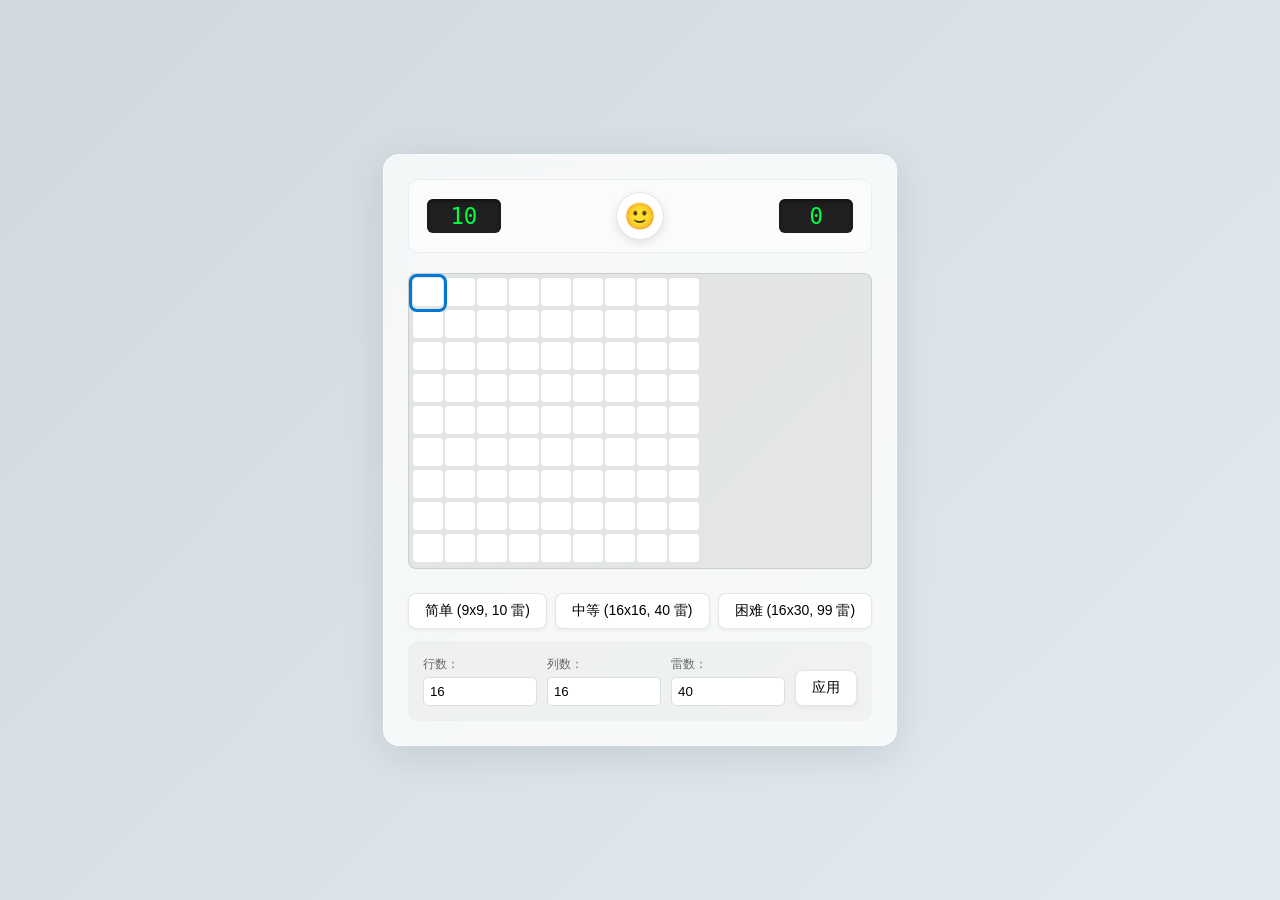
<file: games/minesweeper.html>
<!DOCTYPE html>
<html lang="zh-CN">
<head>
    <meta charset="UTF-8">
    <meta name="viewport" content="width=device-width, initial-scale=1.0">
    <title>Windows 12 扫雷</title>
    <style>
        :root {
            --win-bg: #e3e9f3;
            --panel-bg: rgba(255, 255, 255, 0.75);
            --accent: #0078d4;
            --cell-unrevealed: #ffffff;
            --cell-revealed: rgba(0, 0, 0, 0.05);
            --border-color: rgba(0, 0, 0, 0.1);
        }

        body {
            font-family: "Microsoft YaHei", "Segoe UI", sans-serif;
            background: linear-gradient(135deg, #cfd9df 0%, #e2ebf0 100%);
            display: flex;
            justify-content: center;
            align-items: center;
            min-height: 100vh;
            margin: 0;
            color: #333;
        }

        /* 游戏主容器 */
        .container {
            background: var(--panel-bg);
            backdrop-filter: blur(20px);
            -webkit-backdrop-filter: blur(20px);
            border: 1px solid rgba(255, 255, 255, 0.4);
            border-radius: 16px;
            padding: 24px;
            box-shadow: 0 10px 40px rgba(0, 0, 0, 0.1);
            display: inline-block;
        }

        /* 状态栏 */
        .game-info {
            display: flex;
            justify-content: space-between;
            align-items: center;
            margin-bottom: 20px;
            padding: 12px 18px;
            background: rgba(255, 255, 255, 0.5);
            border-radius: 10px;
            border: 1px solid rgba(0,0,0,0.05);
        }

        #timer, #mines-left {
            font-family: 'Consolas', monospace;
            font-size: 1.4em;
            background: #202020;
            color: #00ff41;
            padding: 4px 12px;
            border-radius: 6px;
            min-width: 50px;
            text-align: center;
            box-shadow: inset 0 2px 5px rgba(0,0,0,0.5);
        }

        .face-button {
            font-size: 1.6em;
            background: #fff;
            border: 1px solid var(--border-color);
            border-radius: 50%;
            cursor: pointer;
            width: 48px;
            height: 48px;
            display: flex;
            align-items: center;
            justify-content: center;
            transition: all 0.2s cubic-bezier(0.18, 0.89, 0.32, 1.28);
            box-shadow: 0 3px 8px rgba(0,0,0,0.1);
        }

        .face-button:hover { transform: scale(1.1); background: #fdfdfd; }
        .face-button:active { transform: scale(0.9); }

        /* 棋盘网格 */
        .grid {
            display: grid;
            gap: 2px;
            background: rgba(0, 0, 0, 0.08);
            padding: 4px;
            border-radius: 8px;
            border: 1px solid var(--border-color);
            margin: 0 auto;
        }

        .cell {
            width: 30px;
            height: 30px;
            background: var(--cell-unrevealed);
            border-radius: 4px;
            display: flex;
            justify-content: center;
            align-items: center;
            font-weight: 800;
            font-size: 1.1rem;
            cursor: pointer;
            user-select: none;
            transition: all 0.1s;
            box-shadow: inset 0 -2px 0 rgba(0,0,0,0.1);
            position: relative;
        }

        .cell:hover:not(.revealed) {
            background: #f0f7ff;
            outline: 2px solid var(--accent);
            z-index: 1;
            transform: translateY(-1px);
        }

        .cell.selected {
            outline: 3px solid var(--accent);
            outline-offset: 1px;
            z-index: 2;
        }

        .cell.revealed {
            background: var(--cell-revealed);
            box-shadow: none;
            cursor: default;
        }

        /* 数字颜色映射 */
        .cell[data-val="1"] { color: #0078d4; }
        .cell[data-val="2"] { color: #107c10; }
        .cell[data-val="3"] { color: #d13438; }
        .cell[data-val="4"] { color: #002050; }
        .cell[data-val="5"] { color: #841111; }

        .cell.mine { background: #ff5f57 !important; }
        .cell.flagged::before { content: "🚩"; font-size: 0.9em; }

        /* 控制区 */
        .difficulty-selector {
            margin-top: 24px;
            display: flex;
            flex-direction: column;
            gap: 12px;
        }

        .btn-group { display: flex; gap: 8px; justify-content: center; }

        .win12-button {
            background: #fff;
            border: 1px solid var(--border-color);
            border-radius: 8px;
            padding: 8px 16px;
            cursor: pointer;
            font-size: 14px;
            font-weight: 500;
            transition: all 0.2s;
            box-shadow: 0 2px 4px rgba(0,0,0,0.05);
        }

        .win12-button:hover {
            background: var(--accent);
            color: white;
            border-color: var(--accent);
            transform: translateY(-1px);
        }

        .custom-difficulty {
            display: grid;
            grid-template-columns: repeat(3, 1fr) auto;
            gap: 10px;
            align-items: flex-end;
            background: rgba(0, 0, 0, 0.03);
            padding: 15px;
            border-radius: 10px;
        }

        .custom-difficulty label { font-size: 12px; color: #666; margin-bottom: 4px; display: block; }
        .custom-difficulty input {
            width: 100%;
            padding: 6px;
            border: 1px solid #ddd;
            border-radius: 5px;
            box-sizing: border-box;
        }

        /* 弹窗 */
        .modal {
            display: none; position: fixed; top: 0; left: 0; width: 100%; height: 100%;
            background: rgba(0,0,0,0.4); backdrop-filter: blur(4px);
            justify-content: center; align-items: center; z-index: 100;
        }
        .modal-content {
            background: white; padding: 30px; border-radius: 16px; text-align: center;
            box-shadow: 0 20px 60px rgba(0,0,0,0.2); max-width: 300px;
        }
        .modal-content h2 { margin-top: 0; color: #111; }
        .close { display: none; } /* 简化 UI，不需要小叉叉*/
    </style>
</head>
<body>

<div class="container">
    <div class="game-info">
        <div id="mines-left">0</div>
        <button class="face-button" id="reset-button">🙂</button>
        <div id="timer">0</div>
    </div>
    <div class="grid" id="grid"></div>

    <div class="difficulty-selector">
        <div class="btn-group">
            <button class="win12-button" data-difficulty="easy">简单 (9x9, 10 雷)</button>
            <button class="win12-button" data-difficulty="medium">中等 (16x16, 40 雷)</button>
            <button class="win12-button" data-difficulty="hard">困难 (16x30, 99 雷)</button>
        </div>
        <div class="custom-difficulty">
            <div><label>行数：</label><input type="number" id="custom-rows" value="16" min="5" max="30"></div>
            <div><label>列数：</label><input type="number" id="custom-cols" value="16" min="5" max="30"></div>
            <div><label>雷数：</label><input type="number" id="custom-mines" value="40" min="1" max="899"></div>
            <button class="win12-button" id="custom-button">应用</button>
        </div>
    </div>
</div>

<div id="modal" class="modal">
    <div class="modal-content">
        <h2 id="modal-message">游戏结束</h2>
        <button class="win12-button" id="restart-button" style="width: 100%; background: var(--accent); color: white;">重新开始</button>
    </div>
</div>

<script>
    const gridElement = document.getElementById('grid');
    const minesLeftElement = document.getElementById('mines-left');
    const resetButton = document.getElementById('reset-button');
    const timerElement = document.getElementById('timer');
    const modal = document.getElementById('modal');
    const restartButton = document.getElementById('restart-button');
    const modalMessage = document.getElementById('modal-message');
    const difficultyButtons = document.querySelectorAll('.difficulty-selector button[data-difficulty]');
    const customButton = document.getElementById('custom-button');

    let grid = [];
    let rows = 9;
    let cols = 9;
    let mines = 10;
    let minesLeft = mines;
    let isGameOver = false;
    let timerInterval;
    let seconds = 0;
    let firstClick = true;
    let selectedRow = 0;
    let selectedCol = 0;
    let gamepadLoopId = null;
    let previousGamepadButtons = [];
    let lastAxisMoveTime = 0;

    function createGrid() {
        grid = [];
        for (let i = 0; i < rows; i++) {
            grid.push(Array(cols).fill(0));
        }
    }

    function placeMines(initialRow, initialCol) {
        let minesPlaced = 0;
        while (minesPlaced < mines) {
            const row = Math.floor(Math.random() * rows);
            const col = Math.floor(Math.random() * cols);
            // 确保不落在第一次点击的位置上
            if (grid[row][col] !== 'mine' && (row !== initialRow || col !== initialCol)) {
                grid[row][col] = 'mine';
                minesPlaced++;
            }
        }
    }

    function calculateNumbers() {
        for (let i = 0; i < rows; i++) {
            for (let j = 0; j < cols; j++) {
                if (grid[i][j] !== 'mine') {
                    let count = 0;
                    for (let x = -1; x <= 1; x++) {
                        for (let y = -1; y <= 1; y++) {
                            if (i + x >= 0 && i + x < rows && j + y >= 0 && j + y < cols && grid[i + x][j + y] === 'mine') {
                                count++;
                            }
                        }
                    }
                    grid[i][j] = count;
                }
            }
        }
    }

    function renderGrid() {
        gridElement.innerHTML = '';
        gridElement.style.gridTemplateColumns = `repeat(${cols}, 30px)`;
        for (let i = 0; i < rows; i++) {
            for (let j = 0; j < cols; j++) {
                const cell = document.createElement('div');
                cell.classList.add('cell');
                cell.dataset.row = i;
                cell.dataset.col = j;
                cell.addEventListener('click', handleCellClick);
                cell.addEventListener('contextmenu', handleCellRightClick);
                gridElement.appendChild(cell);
            }
        }
        setSelectedCell(Math.min(selectedRow, rows - 1), Math.min(selectedCol, cols - 1));
    }

    function handleCellClick(event) {
        if (isGameOver) return;
        const cell = event.currentTarget;
        const row = parseInt(cell.dataset.row);
        const col = parseInt(cell.dataset.col);
        setSelectedCell(row, col);
        revealCellAt(row, col);
    }

    function revealCellAt(row, col) {
        if(firstClick) {
            placeMines(row, col);
            calculateNumbers();
            firstClick = false;
            startTimer();
        }

        const cell = getCell(row, col);
        if (cell.classList.contains('flagged')) return;
        revealCell(row, col);
    }

    function handleCellRightClick(event) {
        event.preventDefault();
        if (isGameOver) return;
        const cell = event.currentTarget;
        const row = parseInt(cell.dataset.row);
        const col = parseInt(cell.dataset.col);
        setSelectedCell(row, col);
        toggleFlag(row, col, cell);
    }

    function toggleFlag(row, col, cell) {
        if (cell.classList.contains('revealed')) return;
        if (cell.classList.contains('flagged')) {
            cell.classList.remove('flagged');
            minesLeft++;
        } else {
            if(minesLeft > 0){
                cell.classList.add('flagged');
                minesLeft--;
            }
        }
        minesLeftElement.textContent = minesLeft;
    }

    function revealCell(row, col) {
        if (row < 0 || row >= rows || col < 0 || col >= cols) return;
        
        const cell = document.querySelector(`[data-row="${row}"][data-col="${col}"]`);
        if (!cell || cell.classList.contains('revealed') || cell.classList.contains('flagged')) return;

        if (grid[row][col] === 'mine') {
            cell.classList.add('mine', 'revealed');
            cell.textContent = "💣";
            gameOver(false);
            return;
        }

        const value = grid[row][col];
        cell.classList.add('revealed');
        cell.dataset.val = value; // CSS 颜色渲染
        cell.textContent = value === 0 ? '' : value;

        // 这里不再修改 grid[row][col] 的原始数值，而是用类名判断，保证逻辑稳定性
        if (value === 0) {
            for (let x = -1; x <= 1; x++) {
                for (let y = -1; y <= 1; y++) {
                    revealCell(row + x, col + y);
                }
            }
        }
        checkWin();
    }

    function gameOver(win) {
        isGameOver = true;
        stopTimer();
        resetButton.textContent = win ? "😎" : "🤯";
        
        // 揭晓所有雷
        for (let i = 0; i < rows; i++) {
            for (let j = 0; j < cols; j++) {
                if (grid[i][j] === 'mine') {
                    const cell = document.querySelector(`[data-row="${i}"][data-col="${j}"]`);
                    if (cell && !cell.classList.contains('flagged')) {
                        cell.classList.add('mine', 'revealed');
                        cell.textContent = "💣";
                    }
                }
            }
        }
        modalMessage.textContent = win ? "恭喜，你赢了！" : "哎呀，你输了，再接再厉！";
        setTimeout(() => { modal.style.display = "flex"; }, 500);
    }

    function checkWin() {
        const revealedCount = document.querySelectorAll('.cell.revealed').length;
        if (revealedCount === rows * cols - mines) {
            gameOver(true);
        }
    }

    function resetGame() {
        isGameOver = false;
        stopTimer();
        seconds = 0;
        firstClick = true;
        selectedRow = 0;
        selectedCol = 0;
        timerElement.textContent = '0';
        resetButton.textContent = '🙂';
        minesLeft = mines;
        minesLeftElement.textContent = minesLeft;
        createGrid();
        renderGrid();
        modal.style.display = "none";
    }

    function startTimer() {
        clearInterval(timerInterval);
        timerInterval = setInterval(() => {
            seconds++;
            timerElement.textContent = seconds;
        }, 1000);
    }

    function stopTimer() {
        clearInterval(timerInterval);
        timerInterval = null;
    }

    function getCell(row, col) {
        return document.querySelector(`[data-row="${row}"][data-col="${col}"]`);
    }

    function setSelectedCell(row, col) {
        selectedRow = Math.max(0, Math.min(rows - 1, row));
        selectedCol = Math.max(0, Math.min(cols - 1, col));
        document.querySelectorAll('.cell.selected').forEach(cell => cell.classList.remove('selected'));

        const cell = getCell(selectedRow, selectedCol);
        if (cell) {
            cell.classList.add('selected');
            cell.scrollIntoView({ block: 'nearest', inline: 'nearest' });
        }
    }

    function moveSelection(deltaRow, deltaCol) {
        setSelectedCell(selectedRow + deltaRow, selectedCol + deltaCol);
    }

    function toggleSelectedFlag() {
        if (isGameOver) return;
        const cell = getCell(selectedRow, selectedCol);
        if (cell) toggleFlag(selectedRow, selectedCol, cell);
    }

    function revealSelectedCell() {
        if (isGameOver) {
            resetGame();
            return;
        }
        revealCellAt(selectedRow, selectedCol);
    }

    function handleKeyboard(event) {
        if (event.target.matches('input, button')) return;

        const actions = {
            ArrowUp: () => moveSelection(-1, 0),
            ArrowDown: () => moveSelection(1, 0),
            ArrowLeft: () => moveSelection(0, -1),
            ArrowRight: () => moveSelection(0, 1),
            Enter: revealSelectedCell,
            ' ': () => event.shiftKey ? toggleSelectedFlag() : revealSelectedCell(),
            f: toggleSelectedFlag,
            F: toggleSelectedFlag,
            ContextMenu: toggleSelectedFlag,
            r: resetGame,
            R: resetGame
        };

        const action = actions[event.key];
        if (!action) return;
        event.preventDefault();
        action();
    }

    function isGamepadButtonPressed(gamepad, index) {
        return Boolean(gamepad.buttons[index] && gamepad.buttons[index].pressed);
    }

    function wasGamepadButtonPressed(gamepad, index) {
        const pressed = isGamepadButtonPressed(gamepad, index);
        const wasPressed = previousGamepadButtons[index];
        previousGamepadButtons[index] = pressed;
        return pressed && !wasPressed;
    }

    function pollGamepads() {
        const gamepads = navigator.getGamepads ? navigator.getGamepads() : [];
        const gamepad = Array.from(gamepads).find(Boolean);

        if (gamepad) {
            if (wasGamepadButtonPressed(gamepad, 0)) revealSelectedCell();
            if (wasGamepadButtonPressed(gamepad, 1) || wasGamepadButtonPressed(gamepad, 2)) toggleSelectedFlag();
            if (wasGamepadButtonPressed(gamepad, 9)) resetGame();

            const now = Date.now();
            const axisX = Math.abs(gamepad.axes[0]) > 0.55 ? Math.sign(gamepad.axes[0]) : 0;
            const axisY = Math.abs(gamepad.axes[1]) > 0.55 ? Math.sign(gamepad.axes[1]) : 0;
            const dpadX = (isGamepadButtonPressed(gamepad, 15) ? 1 : 0) - (isGamepadButtonPressed(gamepad, 14) ? 1 : 0);
            const dpadY = (isGamepadButtonPressed(gamepad, 13) ? 1 : 0) - (isGamepadButtonPressed(gamepad, 12) ? 1 : 0);

            if ((axisX || axisY || dpadX || dpadY) && now - lastAxisMoveTime > 150) {
                moveSelection(dpadY || axisY, dpadX || axisX);
                lastAxisMoveTime = now;
            }
        } else {
            previousGamepadButtons = [];
        }

        gamepadLoopId = requestAnimationFrame(pollGamepads);
    }

    function startGamepadPolling() {
        if (!gamepadLoopId && navigator.getGamepads) {
            gamepadLoopId = requestAnimationFrame(pollGamepads);
        }
    }

    // 事件绑定
    document.addEventListener('keydown', handleKeyboard);
    window.addEventListener('gamepadconnected', startGamepadPolling);
    resetButton.addEventListener('click', resetGame);
    restartButton.addEventListener('click', resetGame);

    difficultyButtons.forEach(button => {
        button.addEventListener('click', () => {
            const difficulty = button.dataset.difficulty;
            if (difficulty === 'easy') { rows = 9; cols = 9; mines = 10; }
            else if (difficulty === 'medium') { rows = 16; cols = 16; mines = 40; }
            else if (difficulty === 'hard') { rows = 16; cols = 30; mines = 99; }
            resetGame();
        });
    });

    customButton.addEventListener('click', () => {
        const customRows = parseInt(document.getElementById('custom-rows').value);
        const customCols = parseInt(document.getElementById('custom-cols').value);
        const customMines = parseInt(document.getElementById('custom-mines').value);
    
        if (customRows >= 5 && customRows <= 30 && customCols >= 5 && customCols <= 30 && customMines >= 1 && customMines < customRows * customCols) {
            rows = customRows; 
            cols = customCols; 
            mines = customMines;
            resetGame();
        } else {
            if (window.parent && typeof window.parent.shownotice === 'function') {
                window.parent.shownotice("设置无效（行/列范围 5-30）");
            } else {
                alert("设置无效（行/列范围 5-30）");
            }
        }
    });

    // 初始化
    resetGame();
    startGamepadPolling();
</script>

</body>
</html>
</file>
